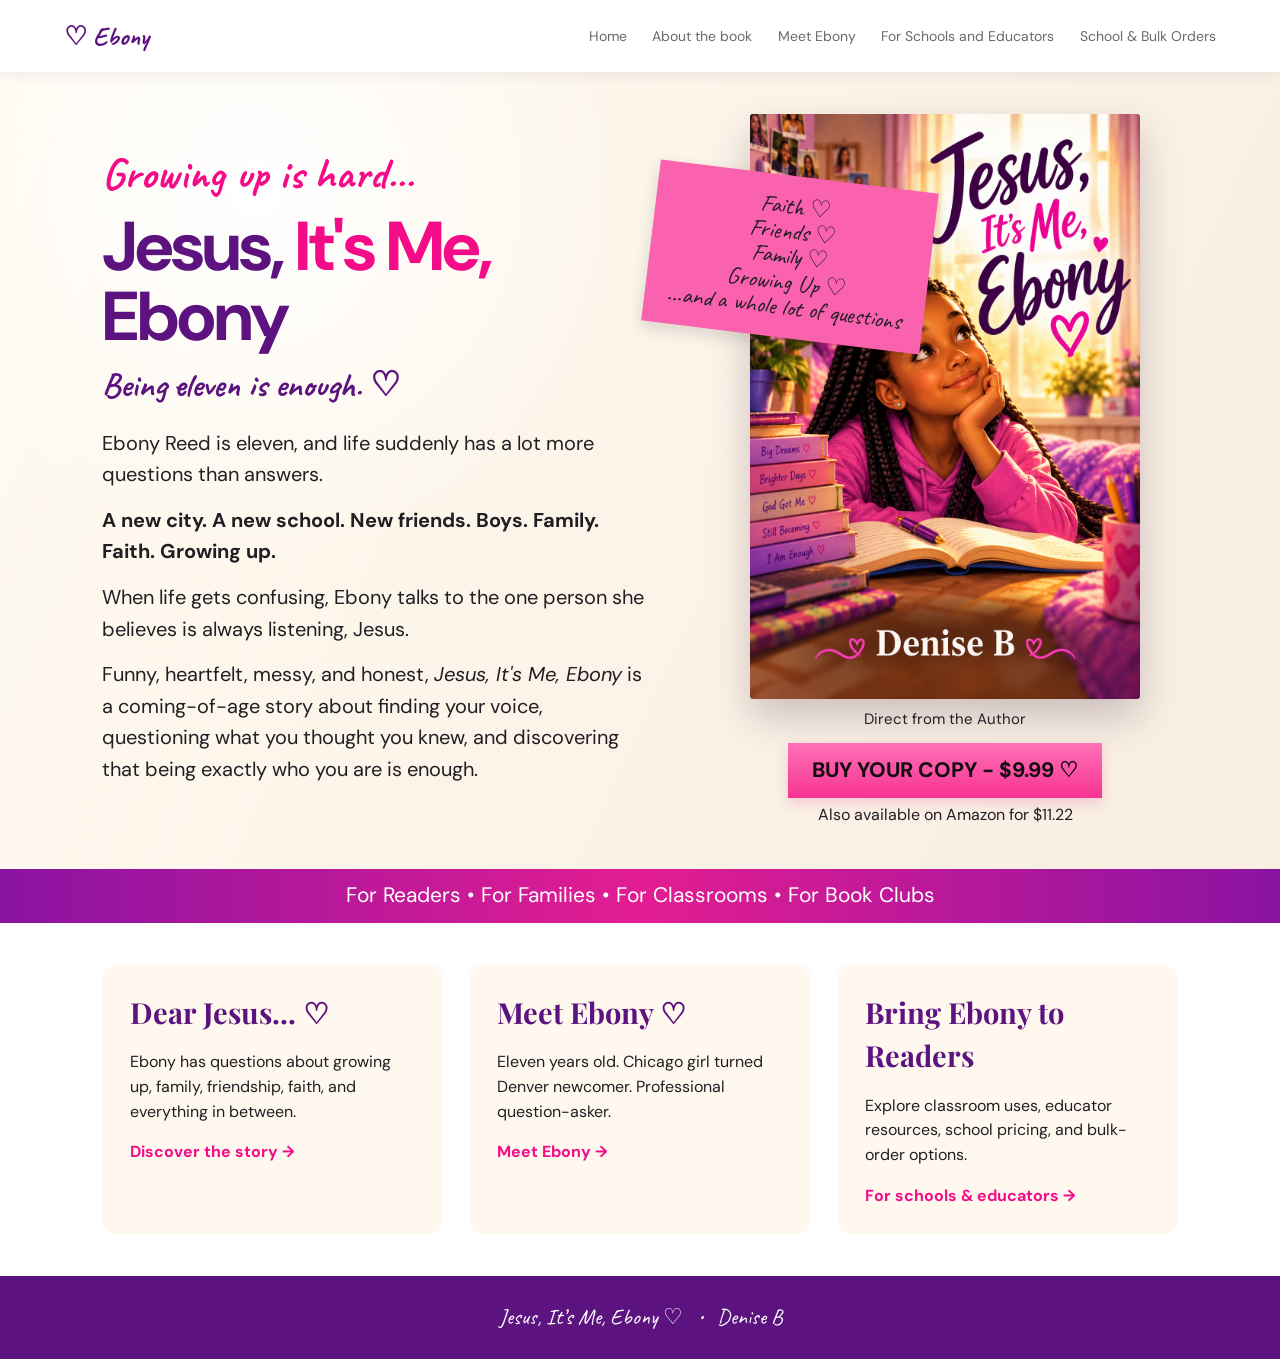
<file: index.html>
<!doctype html>
<html lang="en">
<head>
<meta charset="utf-8">
<meta name="viewport" content="width=device-width,initial-scale=1">
<title>Jesus, It's Me, Ebony | Denise B</title>
<meta name="description" content="Jesus, It's Me, Ebony — a heartfelt coming-of-age story by Denise B.">
<link rel="preconnect" href="https://fonts.googleapis.com">
<link rel="preconnect" href="https://fonts.gstatic.com" crossorigin>
<link href="https://fonts.googleapis.com/css2?family=Caveat:wght@500;600;700&family=DM+Sans:wght@400;500;600;700&family=Playfair+Display:wght@700&display=swap" rel="stylesheet">
<link rel="stylesheet" href="styles.css">
<style>
@media(min-width:851px){
.hero{min-height:auto;padding-top:42px;padding-bottom:42px;gap:clamp(42px,5vw,78px);grid-template-columns:minmax(0,1.08fr) minmax(360px,.92fr)}
.hero-copy{max-width:790px}.hot{font-size:44px}.hero h1{font-size:clamp(64px,5.4vw,84px);margin:5px 0 8px}.center{font-size:34px;text-align:left;margin-bottom:18px}.hero-copy p{font-size:20px;line-height:1.58;margin:14px 0}.hero-book img{width:min(390px,100%)}.sticky{left:-62px;top:62px;font-size:24px}.hero-book small{font-size:15px}.buy{font-size:21px;padding:12px 24px}.ribbon{font-size:21px;padding:11px 20px}
.home-teasers{padding:42px clamp(45px,8vw,145px);display:grid;grid-template-columns:repeat(3,1fr);gap:26px;background:#fff}.home-teasers>div{padding:26px 28px;background:#fff8ee;border-radius:14px}.home-teasers h2{font-family:'Playfair Display',serif;color:var(--purple);font-size:29px;margin:0 0 10px}.home-teasers p{font-size:16px;line-height:1.55}.home-teasers a{color:var(--hot);font-weight:700;text-decoration:none}
}
@media(max-width:850px){.home-teasers{padding:34px 22px;display:grid;gap:18px}.home-teasers>div{padding:22px;background:#fff8ee;border-radius:12px}.home-teasers h2{font-family:'Playfair Display',serif;color:var(--purple);font-size:27px;margin:0 0 8px}.home-teasers p{font-size:16px}.home-teasers a{color:var(--hot);font-weight:700;text-decoration:none}}
</style>
</head>
<body>
<header><a class="brand" href="index.html">♡ Ebony</a><button class="menu" aria-label="Open menu">☰</button><nav><a href="index.html">Home</a><a href="about.html">About the book</a><a href="meet-ebony.html">Meet Ebony</a><a href="schools.html">For Schools and Educators</a><a href="bulk-orders.html">School & Bulk Orders</a></nav></header>
<main>
<section class="hero"><div class="hero-copy"><div class="script hot">Growing up is hard...</div><h1><span>Jesus,</span> <em>It's Me,</em> <span>Ebony</span></h1><div class="script purple center">Being eleven is enough. ♡</div><p>Ebony Reed is eleven, and life suddenly has a lot more questions than answers.</p><p><strong>A new city. A new school. New friends. Boys. Family. Faith. Growing up.</strong></p><p>When life gets confusing, Ebony talks to the one person she believes is always listening, Jesus.</p><p>Funny, heartfelt, messy, and honest, <i>Jesus, It's Me, Ebony</i> is a coming-of-age story about finding your voice, questioning what you thought you knew, and discovering that being exactly who you are is enough.</p></div><div class="hero-book"><div class="sticky">Faith ♡<br>Friends ♡<br>Family ♡<br>Growing Up ♡<br>...and a whole lot of questions</div><img src="jesus-its-me-ebony-cover.png" alt="Jesus, It's Me, Ebony book cover by Denise B"><small>Direct from the Author</small><a class="buy" href="https://buy.stripe.com/3cI9ASacA4HmdTi5aidIA1s" target="_blank" rel="noopener">BUY YOUR COPY - $9.99 ♡</a><div>Also available on Amazon for $11.22</div></div></section>
<div class="ribbon">For Readers • For Families • For Classrooms • For Book Clubs</div>
<section class="home-teasers"><div><h2>Dear Jesus... ♡</h2><p>Ebony has questions about growing up, family, friendship, faith, and everything in between.</p><a href="about.html">Discover the story →</a></div><div><h2>Meet Ebony ♡</h2><p>Eleven years old. Chicago girl turned Denver newcomer. Professional question-asker.</p><a href="meet-ebony.html">Meet Ebony →</a></div><div><h2>Bring Ebony to Readers</h2><p>Explore classroom uses, educator resources, school pricing, and bulk-order options.</p><a href="schools.html">For schools & educators →</a></div></section>
</main>
<footer>Jesus, It’s Me, Ebony ♡ &nbsp; • &nbsp; Denise B</footer>
<script>const b=document.querySelector('.menu'),n=document.querySelector('nav');b.onclick=()=>n.classList.toggle('open');document.querySelectorAll('nav a').forEach(a=>a.onclick=()=>n.classList.remove('open'));</script>
</body></html>
</file>
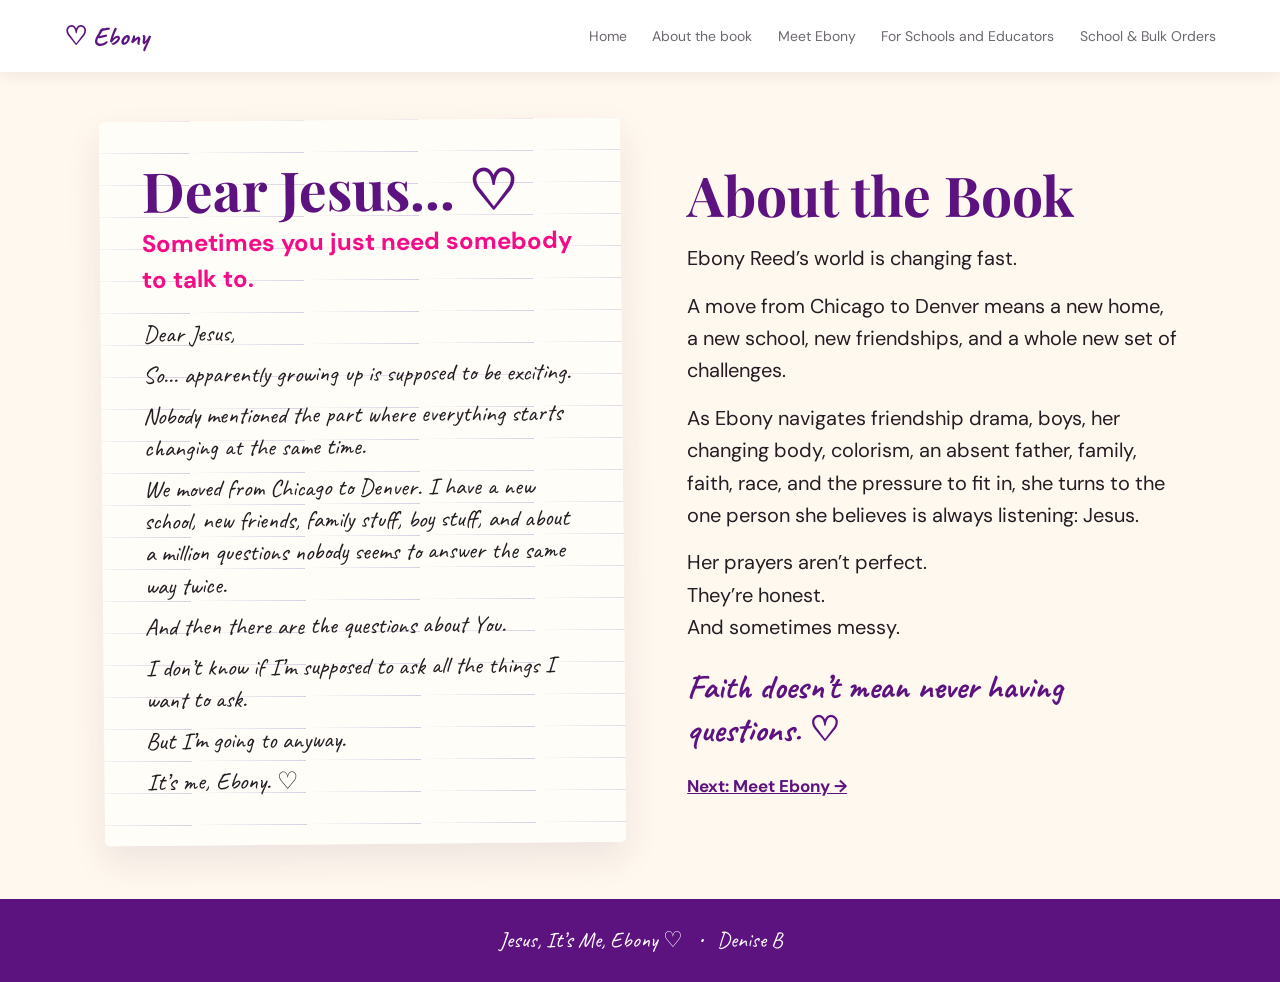
<file: about.html>
<!doctype html><html lang="en"><head><meta charset="utf-8"><meta name="viewport" content="width=device-width,initial-scale=1"><title>About the Book | Jesus, It's Me, Ebony</title><link rel="preconnect" href="https://fonts.googleapis.com"><link rel="preconnect" href="https://fonts.gstatic.com" crossorigin><link href="https://fonts.googleapis.com/css2?family=Caveat:wght@500;600;700&family=DM+Sans:wght@400;500;600;700&family=Playfair+Display:wght@700&display=swap" rel="stylesheet"><link rel="stylesheet" href="styles.css"><style>@media(min-width:851px){.journal-section{min-height:auto;padding-top:48px;padding-bottom:55px;gap:clamp(42px,5vw,76px);grid-template-columns:minmax(0,1.03fr) minmax(0,.97fr);align-items:center}.journal-section>.journal{padding:38px 42px;max-width:720px;justify-self:end}.journal-section>.journal h2{font-size:clamp(48px,4.3vw,64px);margin-bottom:5px}.journal-section>.journal h3{font-size:24px;margin:0 0 20px}.journal-section>.journal p{font-size:24px;line-height:1.34;margin:9px 0}.about-copy{max-width:700px;justify-self:start}.about-copy h2{font-size:clamp(48px,4.3vw,64px);margin-bottom:18px}.about-copy p{font-size:20px;line-height:1.62;margin:15px 0}.about-copy .big{font-size:34px;line-height:1.25;margin-top:23px}.page-link{display:inline-block;margin-top:8px;font-size:17px;color:var(--purple);font-weight:700}}@media(max-width:850px){.journal-section{padding-top:36px;gap:28px}.journal-section>.journal h2,.about-copy h2{font-size:40px}.journal-section>.journal h3{font-size:20px}.journal-section>.journal p{font-size:21px}.about-copy p{font-size:18px;line-height:1.6}.about-copy .big{font-size:29px}}</style></head><body><header><a class="brand" href="index.html">♡ Ebony</a><button class="menu" aria-label="Open menu">☰</button><nav><a href="index.html">Home</a><a href="about.html">About the book</a><a href="meet-ebony.html">Meet Ebony</a><a href="schools.html">For Schools and Educators</a><a href="bulk-orders.html">School & Bulk Orders</a></nav></header><main><section class="section journal-section page-section"><div class="journal"><h2>Dear Jesus... ♡</h2><h3>Sometimes you just need somebody to talk to.</h3><p>Dear Jesus,</p><p>So... apparently growing up is supposed to be exciting.</p><p>Nobody mentioned the part where everything starts changing at the same time.</p><p>We moved from Chicago to Denver. I have a new school, new friends, family stuff, boy stuff, and about a million questions nobody seems to answer the same way twice.</p><p>And then there are the questions about You.</p><p>I don’t know if I’m supposed to ask all the things I want to ask.</p><p>But I’m going to anyway.</p><p>It’s me, Ebony. ♡</p></div><div class="about-copy"><h2>About the Book</h2><p>Ebony Reed’s world is changing fast.</p><p>A move from Chicago to Denver means a new home, a new school, new friendships, and a whole new set of challenges.</p><p>As Ebony navigates friendship drama, boys, her changing body, colorism, an absent father, family, faith, race, and the pressure to fit in, she turns to the one person she believes is always listening: Jesus.</p><p>Her prayers aren’t perfect.<br>They’re honest.<br>And sometimes messy.</p><p class="script purple big">Faith doesn’t mean never having questions. ♡</p><a class="page-link" href="meet-ebony.html">Next: Meet Ebony →</a></div></section></main><footer>Jesus, It’s Me, Ebony ♡ &nbsp; • &nbsp; Denise B</footer><script>const b=document.querySelector('.menu'),n=document.querySelector('nav');b.onclick=()=>n.classList.toggle('open');document.querySelectorAll('nav a').forEach(a=>a.onclick=()=>n.classList.remove('open'));</script></body></html>
</file>
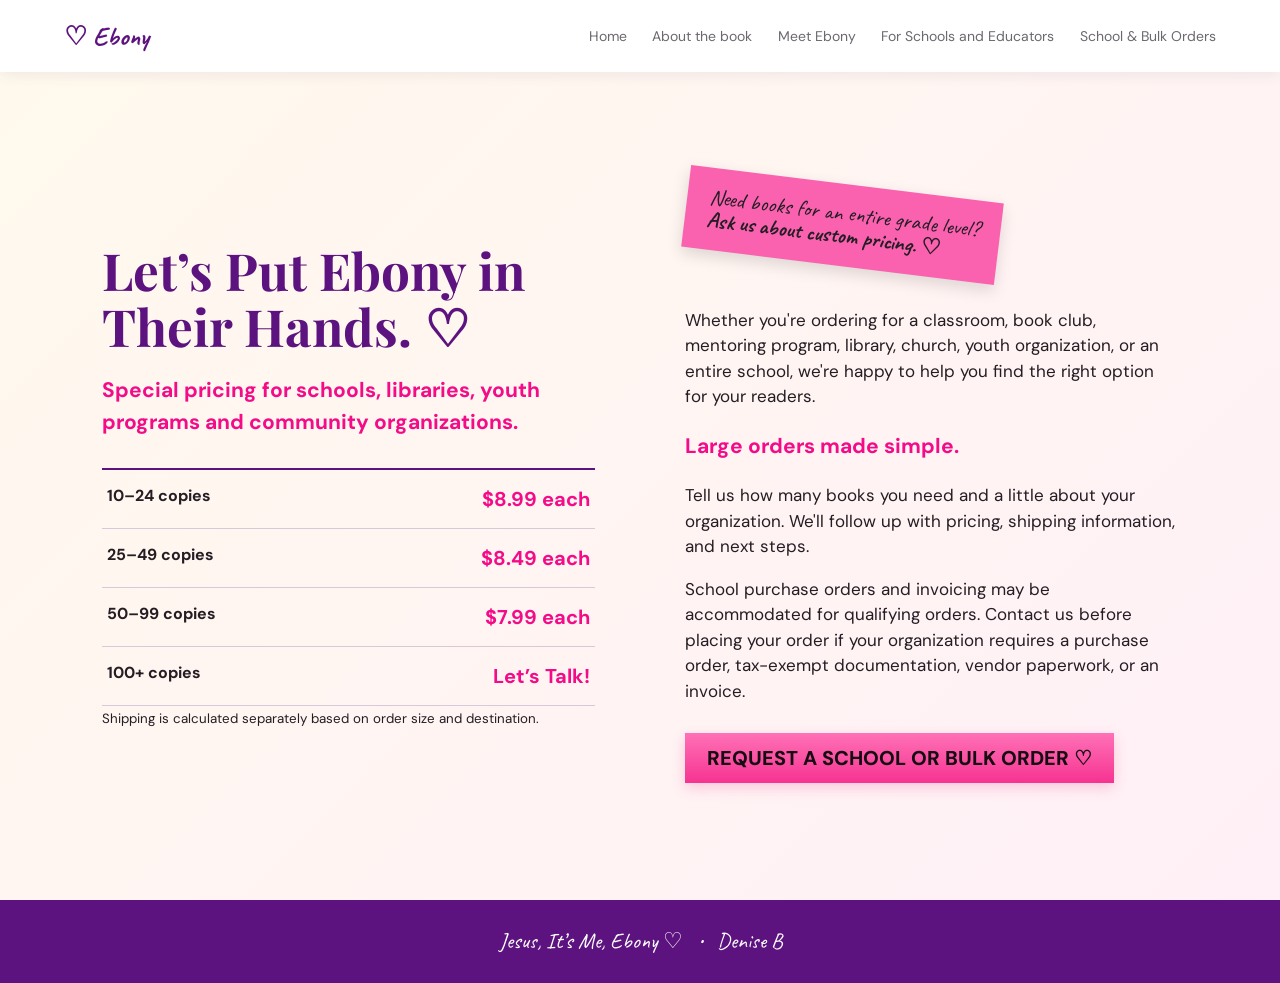
<file: bulk-orders.html>
<!doctype html><html lang="en"><head><meta charset="utf-8"><meta name="viewport" content="width=device-width,initial-scale=1"><title>School & Bulk Orders | Jesus, It's Me, Ebony</title><link rel="preconnect" href="https://fonts.googleapis.com"><link rel="preconnect" href="https://fonts.gstatic.com" crossorigin><link href="https://fonts.googleapis.com/css2?family=Caveat:wght@500;600;700&family=DM+Sans:wght@400;500;600;700&family=Playfair+Display:wght@700&display=swap" rel="stylesheet"><link rel="stylesheet" href="styles.css"></head><body><header><a class="brand" href="index.html">♡ Ebony</a><button class="menu" aria-label="Open menu">☰</button><nav><a href="index.html">Home</a><a href="about.html">About the book</a><a href="meet-ebony.html">Meet Ebony</a><a href="schools.html">For Schools and Educators</a><a href="bulk-orders.html">School & Bulk Orders</a></nav></header><main><section class="section bulk page-section"><div><h2>Let’s Put Ebony in Their Hands. ♡</h2><h3>Special pricing for schools, libraries, youth programs and community organizations.</h3><div class="pricing"><div><b>10–24 copies</b><strong>$8.99 each</strong></div><div><b>25–49 copies</b><strong>$8.49 each</strong></div><div><b>50–99 copies</b><strong>$7.99 each</strong></div><div><b>100+ copies</b><strong>Let’s Talk!</strong></div></div><small>Shipping is calculated separately based on order size and destination.</small></div><div class="order"><div class="sticky small">Need books for an entire grade level?<br><b>Ask us about custom pricing. ♡</b></div><p>Whether you're ordering for a classroom, book club, mentoring program, library, church, youth organization, or an entire school, we're happy to help you find the right option for your readers.</p><h3>Large orders made simple.</h3><p>Tell us how many books you need and a little about your organization. We'll follow up with pricing, shipping information, and next steps.</p><p>School purchase orders and invoicing may be accommodated for qualifying orders. Contact us before placing your order if your organization requires a purchase order, tax-exempt documentation, vendor paperwork, or an invoice.</p><a class="buy" href="https://forms.gle/VcG5fbnwyYp4Qv7n9" target="_blank" rel="noopener">REQUEST A SCHOOL OR BULK ORDER ♡</a></div></section></main><footer>Jesus, It’s Me, Ebony ♡ &nbsp; • &nbsp; Denise B</footer><script>const b=document.querySelector('.menu'),n=document.querySelector('nav');b.onclick=()=>n.classList.toggle('open');document.querySelectorAll('nav a').forEach(a=>a.onclick=()=>n.classList.remove('open'));</script></body></html>
</file>
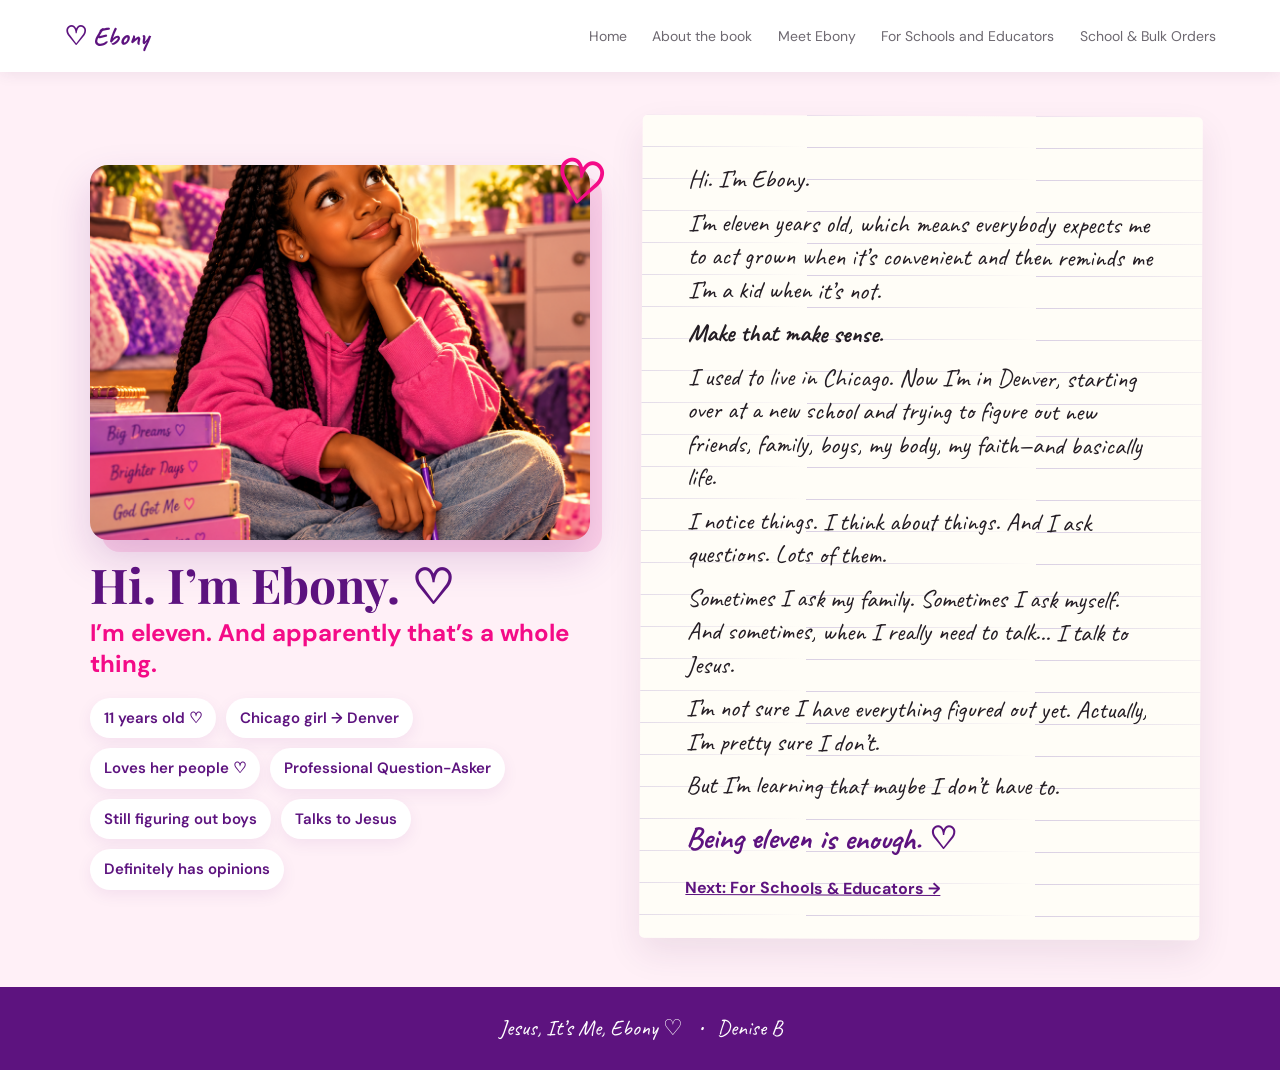
<file: meet-ebony.html>
<!doctype html><html lang="en"><head><meta charset="utf-8"><meta name="viewport" content="width=device-width,initial-scale=1"><title>Meet Ebony | Jesus, It's Me, Ebony</title><link rel="preconnect" href="https://fonts.googleapis.com"><link rel="preconnect" href="https://fonts.gstatic.com" crossorigin><link href="https://fonts.googleapis.com/css2?family=Caveat:wght@500;600;700&family=DM+Sans:wght@400;500;600;700&family=Playfair+Display:wght@700&display=swap" rel="stylesheet"><link rel="stylesheet" href="styles.css"><style>
/* Meet Ebony page refinements */
.meet{min-height:auto;padding:44px clamp(70px,7vw,120px) 48px;grid-template-columns:minmax(500px,.95fr) minmax(560px,1.05fr);gap:clamp(42px,4vw,70px);align-items:center}
.meet-intro{max-width:720px}
.ebony-photo-wrap{max-width:650px;margin-bottom:20px}
.meet-intro h2{font-size:clamp(48px,3.7vw,62px);line-height:1.04;margin:0 0 7px}
.meet-intro h3{font-size:24px;line-height:1.3;margin:0 0 18px}
.tags{gap:10px;margin-top:14px;max-width:700px}
.tags span{font-size:15px;padding:9px 14px}
.meet>.journal{max-width:730px;padding:38px 46px}
.meet>.journal p{font-size:25px;line-height:1.34;margin:10px 0}
.meet>.journal .big{font-size:31px;margin-top:14px}
.page-link{display:inline-block;margin-top:8px;font-size:16px;color:var(--purple);font-weight:700}
@media(min-width:851px) and (max-width:1180px){.meet{padding:38px 42px 45px;grid-template-columns:1fr 1fr;gap:36px}.meet-intro h2{font-size:46px}.meet-intro h3{font-size:21px}.tags span{font-size:13px}.meet>.journal{padding:34px}.meet>.journal p{font-size:21px}}
@media(max-width:850px){.meet{padding:34px 22px 42px;gap:24px}.ebony-photo-wrap{margin-bottom:18px}.meet-intro h2{font-size:42px}.meet-intro h3{font-size:20px}.tags{gap:8px}.tags span{font-size:13px;padding:8px 11px}.meet>.journal{padding:28px 24px}.meet>.journal p{font-size:21px;line-height:1.4;margin:9px 0}}
</style></head><body><header><a class="brand" href="index.html">♡ Ebony</a><button class="menu" aria-label="Open menu">☰</button><nav><a href="index.html">Home</a><a href="about.html">About the book</a><a href="meet-ebony.html">Meet Ebony</a><a href="schools.html">For Schools and Educators</a><a href="bulk-orders.html">School & Bulk Orders</a></nav></header><main><section class="section meet page-section"><div class="meet-intro"><div class="ebony-photo-wrap"><img class="ebony-photo" src="Ebony.png" alt="Ebony Reed sitting in her bedroom"></div><h2>Hi. I’m Ebony. ♡</h2><h3>I’m eleven. And apparently that’s a whole thing.</h3><div class="tags"><span>11 years old ♡</span><span>Chicago girl → Denver</span><span>Loves her people ♡</span><span>Professional Question-Asker</span><span>Still figuring out boys</span><span>Talks to Jesus</span><span>Definitely has opinions</span></div></div><div class="journal"><p>Hi. I’m Ebony.</p><p>I’m eleven years old, which means everybody expects me to act grown when it’s convenient and then reminds me I’m a kid when it’s not.</p><p><strong>Make that make sense.</strong></p><p>I used to live in Chicago. Now I’m in Denver, starting over at a new school and trying to figure out new friends, family, boys, my body, my faith—and basically life.</p><p>I notice things. I think about things. And I ask questions. Lots of them.</p><p>Sometimes I ask my family. Sometimes I ask myself. And sometimes, when I really need to talk... I talk to Jesus.</p><p>I’m not sure I have everything figured out yet. Actually, I’m pretty sure I don’t.</p><p>But I’m learning that maybe I don’t have to.</p><p class="script purple big">Being eleven is enough. ♡</p><a class="page-link" href="schools.html">Next: For Schools & Educators →</a></div></section></main><footer>Jesus, It’s Me, Ebony ♡ &nbsp; • &nbsp; Denise B</footer><script>const b=document.querySelector('.menu'),n=document.querySelector('nav');b.onclick=()=>n.classList.toggle('open');document.querySelectorAll('nav a').forEach(a=>a.onclick=()=>n.classList.remove('open'));</script></body></html>
</file>
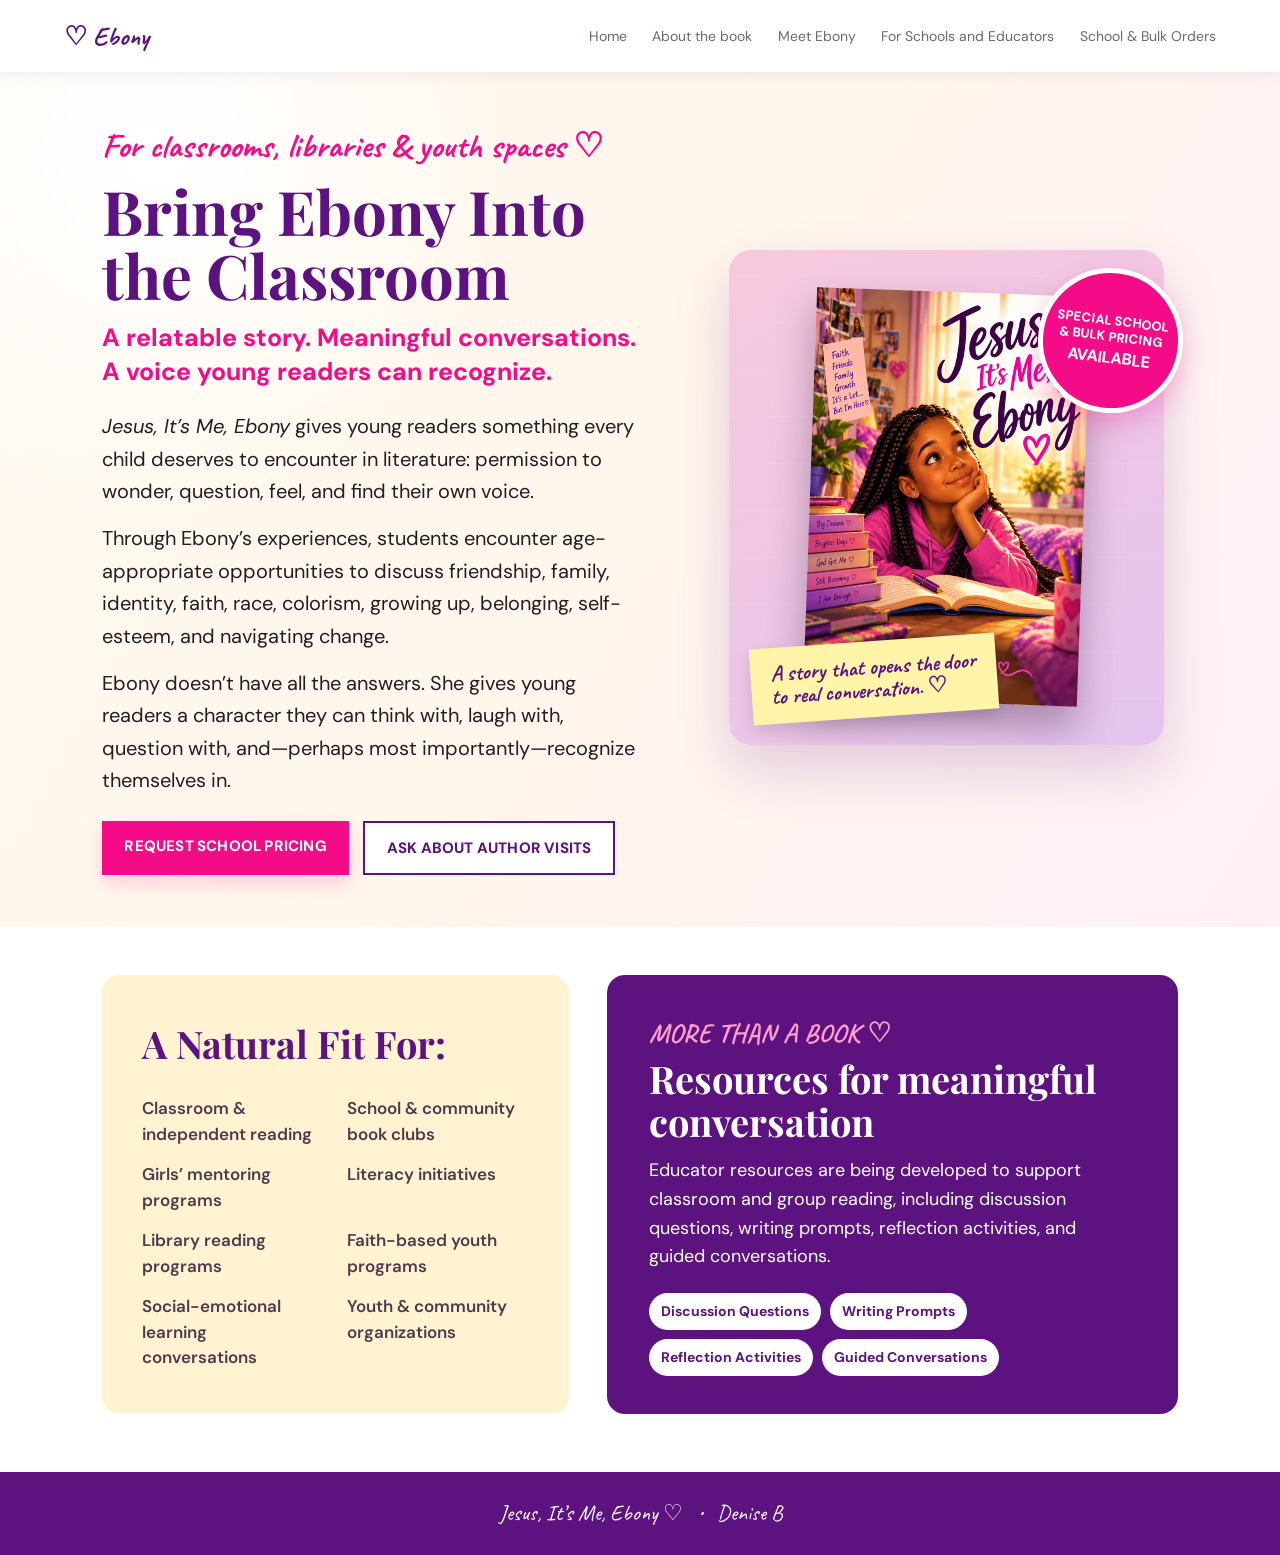
<file: schools.html>
<!doctype html><html lang="en"><head><meta charset="utf-8"><meta name="viewport" content="width=device-width,initial-scale=1"><title>For Schools & Educators | Jesus, It's Me, Ebony</title><link rel="preconnect" href="https://fonts.googleapis.com"><link rel="preconnect" href="https://fonts.gstatic.com" crossorigin><link href="https://fonts.googleapis.com/css2?family=Caveat:wght@500;600;700&family=DM+Sans:wght@400;500;600;700&family=Playfair+Display:wght@700&display=swap" rel="stylesheet"><link rel="stylesheet" href="styles.css"><style>.educator-hero{min-height:auto;padding-top:48px;padding-bottom:52px;gap:70px}.educator-copy{max-width:820px}.educator-kicker{font-size:34px}.educator-copy h1{font-size:clamp(58px,4.8vw,76px);margin-bottom:14px}.educator-copy h3{font-size:25px;line-height:1.35;margin-bottom:22px}.educator-copy p{font-size:20px;line-height:1.62;margin:15px 0}.educator-actions{margin-top:24px}.educator-actions a{font-size:15px;padding:14px 22px}.educator-visual{min-height:500px}.classroom-card{min-height:475px;width:min(500px,94%)}.classroom-card img{width:min(300px,78%)}.educator-lower{padding-top:48px;padding-bottom:58px}.educator-fit h2,.educator-more h2{font-size:38px}.fit-grid span{font-size:17px}.educator-more p{font-size:18px}.resource-pills span{font-size:14px}@media(min-width:851px) and (max-width:1180px){.educator-hero{padding:42px 50px 46px;gap:42px}.educator-copy h1{font-size:56px}.educator-copy h3{font-size:22px}.educator-copy p{font-size:18px}.educator-visual{min-height:450px}.classroom-card{min-height:430px}.educator-lower{padding:42px 50px 52px}}@media(max-width:850px){.educator-hero{padding:36px 22px 42px;gap:28px}.educator-kicker{font-size:28px}.educator-copy h1{font-size:46px}.educator-copy h3{font-size:21px}.educator-copy p{font-size:18px}.educator-visual{padding-top:0}.educator-lower{padding-top:36px}.fit-grid span{font-size:16px}}</style></head><body><header><a class="brand" href="index.html">♡ Ebony</a><button class="menu" aria-label="Open menu">☰</button><nav><a href="index.html">Home</a><a href="about.html">About the book</a><a href="meet-ebony.html">Meet Ebony</a><a href="schools.html">For Schools and Educators</a><a href="bulk-orders.html">School & Bulk Orders</a></nav></header><main><section class="educator-hero"><div class="educator-copy"><div class="script hot educator-kicker">For classrooms, libraries & youth spaces ♡</div><h1>Bring Ebony Into the Classroom</h1><h3>A relatable story. Meaningful conversations.<br>A voice young readers can recognize.</h3><p><i>Jesus, It’s Me, Ebony</i> gives young readers something every child deserves to encounter in literature: permission to wonder, question, feel, and find their own voice.</p><p>Through Ebony’s experiences, students encounter age-appropriate opportunities to discuss friendship, family, identity, faith, race, colorism, growing up, belonging, self-esteem, and navigating change.</p><p>Ebony doesn’t have all the answers. She gives young readers a character they can think with, laugh with, question with, and—perhaps most importantly—recognize themselves in.</p><div class="educator-actions"><a class="educator-primary" href="https://forms.gle/VcG5fbnwyYp4Qv7n9" target="_blank" rel="noopener">REQUEST SCHOOL PRICING</a><a class="educator-secondary" href="https://forms.gle/VcG5fbnwyYp4Qv7n9" target="_blank" rel="noopener">ASK ABOUT AUTHOR VISITS</a></div></div><div class="educator-visual"><div class="classroom-card"><img src="jesus-its-me-ebony-cover.png" alt="Jesus, It's Me, Ebony book cover"><div class="script classroom-note">A story that opens the door<br>to real conversation. ♡</div></div><div class="educator-badge">SPECIAL SCHOOL<br>& BULK PRICING<span>AVAILABLE</span></div></div></section><section class="educator-lower"><div class="educator-fit"><h2>A Natural Fit For:</h2><div class="fit-grid"><span>Classroom & independent reading</span><span>School & community book clubs</span><span>Girls’ mentoring programs</span><span>Literacy initiatives</span><span>Library reading programs</span><span>Faith-based youth programs</span><span>Social-emotional learning conversations</span><span>Youth & community organizations</span></div></div><div class="more educator-more"><div class="script more-script">MORE THAN A BOOK ♡</div><h2>Resources for meaningful conversation</h2><p>Educator resources are being developed to support classroom and group reading, including discussion questions, writing prompts, reflection activities, and guided conversations.</p><div class="resource-pills"><span>Discussion Questions</span><span>Writing Prompts</span><span>Reflection Activities</span><span>Guided Conversations</span></div></div></section></main><footer>Jesus, It’s Me, Ebony ♡ &nbsp; • &nbsp; Denise B</footer><script>const b=document.querySelector('.menu'),n=document.querySelector('nav');b.onclick=()=>n.classList.toggle('open');document.querySelectorAll('nav a').forEach(a=>a.onclick=()=>n.classList.remove('open'));</script></body></html>
</file>
<file: styles.css>
:root{--cream:#fff8ee;--purple:#5d137f;--hot:#f40b87;--ink:#241d24;--pink:#ff5da7;--paper:#fffdf7}*{box-sizing:border-box}html{scroll-behavior:smooth}body{margin:0;background:var(--cream);color:var(--ink);font-family:'DM Sans',sans-serif;line-height:1.5;overflow-x:hidden}header{height:72px;position:sticky;top:0;z-index:20;background:rgba(255,255,255,.97);display:flex;align-items:center;justify-content:space-between;padding:0 clamp(28px,5vw,88px);box-shadow:0 2px 14px #4b235216}.brand{font-family:Caveat,cursive;font-size:26px;font-weight:700;color:var(--purple);text-decoration:none}nav{display:flex;gap:clamp(18px,2vw,34px)}nav a{color:#6d6870;text-decoration:none;font-size:14px;white-space:nowrap}nav a:hover{color:var(--hot)}.menu{display:none;border:0;background:none;font-size:27px;color:var(--purple);cursor:pointer}.script{font-family:Caveat,cursive;font-weight:700}.hot{color:var(--hot);font-size:38px}.purple{color:var(--purple)}.center{text-align:center;font-size:28px}.big{font-size:30px}.hero{min-height:calc(100vh - 72px);padding:55px clamp(45px,8vw,145px);display:grid;grid-template-columns:minmax(0,1.2fr) minmax(340px,.8fr);gap:clamp(55px,7vw,120px);align-items:center;background:radial-gradient(circle at 20% 15%,#fff 0,transparent 30%),linear-gradient(115deg,#fffaf0,#f8eee2)}.hero-copy{max-width:760px}.hero h1{font-size:clamp(58px,5vw,78px);line-height:1;margin:10px 0 7px;color:var(--purple);letter-spacing:-2px}.hero h1 em{font-style:normal;color:var(--hot)}.hero-copy p{font-size:18px;margin:20px 0}.hero-book{position:relative;text-align:center;display:flex;flex-direction:column;align-items:center}.hero-book img{width:min(365px,100%);border-radius:3px;box-shadow:0 18px 40px #3214343b}.hero-book small{margin-top:9px}.sticky{position:absolute;left:-82px;top:85px;z-index:2;background:#fa62b0;padding:18px 22px;transform:rotate(7deg);font-family:Caveat,cursive;font-size:22px;line-height:1.05;box-shadow:0 6px 16px #0002}.sticky.small{position:relative;left:auto;top:auto;display:inline-block;margin-bottom:25px}.buy{display:inline-block;background:linear-gradient(#ff71b7,#f63391);color:#160c12;text-decoration:none;font-weight:800;font-size:20px;padding:10px 22px;margin:12px 0 5px;box-shadow:0 5px 13px #e63c8a3b}.ribbon{background:linear-gradient(90deg,#8a13a2,#e31d92,#8a13a2);color:#fff;text-align:center;padding:10px 20px;font-size:20px}.section{padding:85px clamp(45px,8vw,145px);min-height:calc(100vh - 72px)}.section h2{font-family:'Playfair Display',serif;color:var(--purple);font-size:clamp(42px,4vw,58px);line-height:1.1;margin:0 0 10px}.section h3{color:var(--hot);font-size:21px}.journal-section,.bulk{display:grid;grid-template-columns:minmax(0,1fr) minmax(0,1fr);gap:clamp(60px,7vw,120px);align-items:center}.journal{background:repeating-linear-gradient(var(--paper) 0,var(--paper) 31px,#d9cfe3 32px);padding:45px;border-radius:5px;box-shadow:0 15px 35px #4e245018;transform:rotate(-.5deg)}.journal p{font-family:Caveat,cursive;font-size:21px;line-height:1.45;margin:12px 0}.about-copy p,.schools p,.bulk p{font-size:17px}.meet{background:#fff0f7;display:grid;grid-template-columns:minmax(440px,.98fr) minmax(500px,1.02fr);gap:clamp(58px,6vw,100px);align-items:center;padding-top:38px;padding-bottom:62px}.meet-intro{width:100%;max-width:690px;justify-self:end}.ebony-photo-wrap{position:relative;width:100%;max-width:615px;margin:0 0 24px}.ebony-photo-wrap::before{content:'♡';position:absolute;z-index:3;right:-15px;top:-24px;font-family:Caveat,cursive;font-size:58px;font-weight:700;color:var(--hot);transform:rotate(10deg)}.ebony-photo{display:block;width:100%;height:auto;aspect-ratio:4/3;object-fit:cover;object-position:center 32%;border-radius:18px;box-shadow:0 18px 40px rgba(93,19,127,.18),12px 12px 0 rgba(244,11,135,.12)}.meet-intro h2{margin:0 0 5px}.meet-intro h3{margin:0 0 20px}.tags{display:flex;flex-wrap:wrap;gap:9px;margin-top:16px;max-width:650px}.tags span{background:#fff;padding:8px 12px;border-radius:30px;color:var(--purple);box-shadow:0 5px 16px #5d137f12;font-weight:600;font-size:13px}.meet>.journal{width:100%;max-width:680px;justify-self:start;margin:0;transform:rotate(.25deg);padding:48px}.meet>.journal p{font-size:23px;line-height:1.42}.schools{display:grid;grid-template-columns:minmax(0,1.3fr) minmax(320px,.7fr);gap:clamp(55px,6vw,100px);background:#fff;align-items:start}.fit{background:#fff4d8;padding:32px;border-radius:12px}.more{grid-column:1/-1;text-align:center;background:var(--purple);color:#fff;padding:32px;border-radius:12px}.more h3{color:#fff;font-size:25px}.more p{max-width:900px;margin:10px auto 22px}.actions{display:flex;justify-content:center;gap:18px;flex-wrap:wrap}.actions a{background:var(--hot);color:#fff;padding:12px 20px;text-decoration:none;font-weight:700}.bulk{background:linear-gradient(135deg,#fff9ed,#fff0f7)}.pricing{margin-top:30px;border-top:2px solid var(--purple)}.pricing div{display:flex;justify-content:space-between;padding:14px 5px;border-bottom:1px solid #d8c8da}.pricing strong{color:var(--hot);font-size:20px}.order{position:relative}footer{text-align:center;background:var(--purple);color:#fff;padding:25px;font-family:Caveat,cursive;font-size:22px}
.educator-hero{min-height:calc(100vh - 72px);padding:72px clamp(45px,8vw,145px);display:grid;grid-template-columns:minmax(0,1.08fr) minmax(360px,.92fr);gap:clamp(65px,7vw,120px);align-items:center;background:radial-gradient(circle at 12% 10%,#fff 0,transparent 27%),linear-gradient(120deg,#fffaf1 0,#fff6ec 48%,#fff0f7 100%)}.educator-copy{max-width:760px}.educator-kicker{font-size:30px;margin-bottom:8px}.educator-copy h1{font-family:'Playfair Display',serif;color:var(--purple);font-size:clamp(48px,4.3vw,68px);line-height:1.04;margin:0 0 16px}.educator-copy h3{color:var(--hot);font-size:22px;line-height:1.35;margin:0 0 27px}.educator-copy p{font-size:18px;line-height:1.65;margin:17px 0}.educator-actions{display:flex;gap:14px;flex-wrap:wrap;margin-top:30px}.educator-actions a{padding:13px 19px;text-decoration:none;font-weight:800;font-size:14px;letter-spacing:.2px}.educator-primary{background:var(--hot);color:#fff;box-shadow:0 8px 18px #f40b8730}.educator-secondary{border:2px solid var(--purple);color:var(--purple);background:#fff}.educator-visual{position:relative;display:flex;justify-content:center;align-items:center;min-height:570px}.classroom-card{position:relative;width:min(480px,90%);min-height:520px;border-radius:22px;background:linear-gradient(145deg,#f7c9dd,#e4c4ef);box-shadow:0 25px 55px rgba(93,19,127,.18);display:flex;align-items:center;justify-content:center;padding:42px;overflow:hidden}.classroom-card:before{content:'';position:absolute;inset:0;background:repeating-linear-gradient(0deg,transparent 0,transparent 46px,rgba(255,255,255,.22) 47px);opacity:.65}.classroom-card img{position:relative;z-index:2;width:min(285px,78%);box-shadow:0 22px 38px #32143455;transform:rotate(2deg)}.classroom-note{position:absolute;z-index:3;left:22px;bottom:27px;background:#fff4a8;color:var(--purple);padding:15px 20px;font-size:22px;line-height:1.05;transform:rotate(-4deg);box-shadow:0 7px 18px #0002}.educator-badge{position:absolute;z-index:5;right:-5px;top:20px;width:145px;height:145px;border-radius:50%;background:var(--hot);color:#fff;display:flex;flex-direction:column;align-items:center;justify-content:center;text-align:center;font-size:13px;font-weight:800;line-height:1.25;box-shadow:0 12px 25px #f40b8740;transform:rotate(7deg);border:5px solid #fff}.educator-badge span{font-size:16px;margin-top:3px}.educator-lower{background:#fff;padding:70px clamp(45px,8vw,145px) 90px;display:grid;grid-template-columns:minmax(0,.9fr) minmax(0,1.1fr);gap:38px;align-items:stretch}.educator-fit{padding:40px;border-radius:18px;background:#fff3d2}.educator-fit h2{font-family:'Playfair Display',serif;color:var(--purple);font-size:36px;margin:0 0 24px}.fit-grid{display:grid;grid-template-columns:1fr 1fr;gap:15px 22px}.fit-grid span{font-size:15px;font-weight:600;color:#4e3b4c}.educator-more{grid-column:auto;border-radius:18px;padding:38px 42px;text-align:left;display:flex;flex-direction:column;justify-content:center}.educator-more .more-script{font-size:27px;color:#ff9ccc}.educator-more h2{font-family:'Playfair Display',serif;font-size:34px;line-height:1.15;margin:3px 0 12px;color:#fff}.educator-more p{margin:0 0 22px;font-size:16px;line-height:1.6}.resource-pills{display:flex;flex-wrap:wrap;gap:9px}.resource-pills span{background:#fff;color:var(--purple);border-radius:30px;padding:8px 12px;font-size:12px;font-weight:700}
@media(min-width:851px) and (max-width:1180px){header{padding-left:28px;padding-right:28px}nav{gap:16px}nav a{font-size:12px}.hero{padding:48px 50px;grid-template-columns:1.1fr .9fr;gap:45px}.hero h1{font-size:55px}.section{padding-left:55px;padding-right:55px}.meet{grid-template-columns:1fr 1fr;gap:42px;padding-top:35px}.meet-intro,.meet>.journal{max-width:none}.ebony-photo-wrap{max-width:none}.meet>.journal{padding:38px}.meet>.journal p{font-size:20px}.schools{gap:40px}.educator-hero{padding:55px;gap:48px;grid-template-columns:1.05fr .95fr}.educator-copy h1{font-size:50px}.educator-copy p{font-size:16px}.educator-visual{min-height:500px}.classroom-card{min-height:470px;padding:30px}.classroom-card img{width:min(250px,76%)}.educator-badge{right:-10px;width:125px;height:125px;font-size:11px}.educator-lower{padding:55px;grid-template-columns:1fr 1fr}.fit-grid{grid-template-columns:1fr}}
@media(max-width:850px){header{height:62px;padding:0 20px}.menu{display:block}nav{display:none;position:absolute;top:62px;left:0;right:0;background:#fff;flex-direction:column;gap:0;padding:10px 24px 18px;box-shadow:0 12px 20px #0002}nav.open{display:flex}nav a{padding:11px 0;border-bottom:1px solid #eee;font-size:15px}.hero{display:flex;flex-direction:column;padding:42px 22px 35px;gap:30px;min-height:0}.hero-copy{width:100%;max-width:none}.hot{font-size:32px}.hero h1{font-size:46px;letter-spacing:-1px}.center{text-align:left;font-size:26px}.hero-copy p{font-size:17px}.hero-book{width:100%;padding-top:38px}.hero-book img{width:min(330px,74vw);max-width:310px}.hero-book .sticky{left:calc(50% - 190px);top:0;font-size:17px;padding:11px 14px;transform:rotate(5deg);line-height:1.05;max-width:180px}.hero-book small{margin-top:12px;font-size:14px}.buy{font-size:18px;width:min(360px,100%);text-align:center}.ribbon{font-size:15px}.section{padding:50px 22px;min-height:0}.section h2{font-size:36px}.journal-section,.bulk,.schools{display:grid;grid-template-columns:1fr;gap:35px}.journal{padding:30px 24px;transform:none}.journal p{font-size:20px}.meet{display:flex;flex-direction:column;align-items:stretch;gap:30px;padding:42px 22px 50px}.meet-intro{width:100%;max-width:100%;margin:0}.ebony-photo-wrap{width:min(460px,100%);max-width:100%;margin:0 auto 26px}.ebony-photo{width:100%;height:auto;aspect-ratio:4/3;object-fit:cover;object-position:center 32%;border-radius:18px;box-shadow:0 14px 30px rgba(93,19,127,.16),8px 8px 0 rgba(244,11,135,.10)}.ebony-photo-wrap::before{right:-5px;top:-20px;font-size:48px}.meet-intro h2{font-size:38px;margin:0 0 5px}.meet-intro h3{margin:0 0 18px}.tags{max-width:100%;gap:8px}.tags span{font-size:12px;padding:7px 10px}.meet>.journal{width:100%;max-width:100%;margin:0;transform:none;padding:30px 24px}.meet>.journal p{font-size:20px;line-height:1.45}.more{grid-column:auto}.pricing div{gap:20px}.pricing strong{text-align:right}.sticky.small{transform:rotate(3deg)}.educator-hero{display:flex;flex-direction:column;padding:44px 22px 50px;gap:35px;min-height:0}.educator-kicker{font-size:25px}.educator-copy h1{font-size:42px}.educator-copy h3{font-size:19px}.educator-copy p{font-size:16px}.educator-actions{flex-direction:column}.educator-actions a{text-align:center;width:100%}.educator-visual{width:100%;min-height:0;padding:10px 0 15px}.classroom-card{width:min(420px,100%);min-height:440px;padding:32px}.classroom-card img{width:min(245px,72%)}.classroom-note{font-size:19px;left:12px;bottom:20px}.educator-badge{width:112px;height:112px;right:-5px;top:-5px;font-size:10px;border-width:4px}.educator-badge span{font-size:13px}.educator-lower{padding:45px 22px 55px;grid-template-columns:1fr;gap:25px}.educator-fit{padding:30px 24px}.educator-fit h2{font-size:31px}.fit-grid{grid-template-columns:1fr;gap:12px}.educator-more{padding:32px 25px}.educator-more h2{font-size:30px}}
@media(max-width:480px){.hero h1{font-size:40px}.section h2,.meet-intro h2{font-size:33px}.hero-book .sticky{left:4px}.journal{padding:27px 20px}.journal p{font-size:19px}.meet>.journal{padding:27px 20px}.meet>.journal p{font-size:19px}.pricing div{font-size:14px}.pricing strong{font-size:17px}.educator-copy h1{font-size:37px}.educator-kicker{font-size:23px}.classroom-card{min-height:390px}.classroom-card img{width:68%}.classroom-note{font-size:17px;max-width:220px}.educator-badge{width:98px;height:98px;font-size:9px}.educator-badge span{font-size:11px}}
</file>
